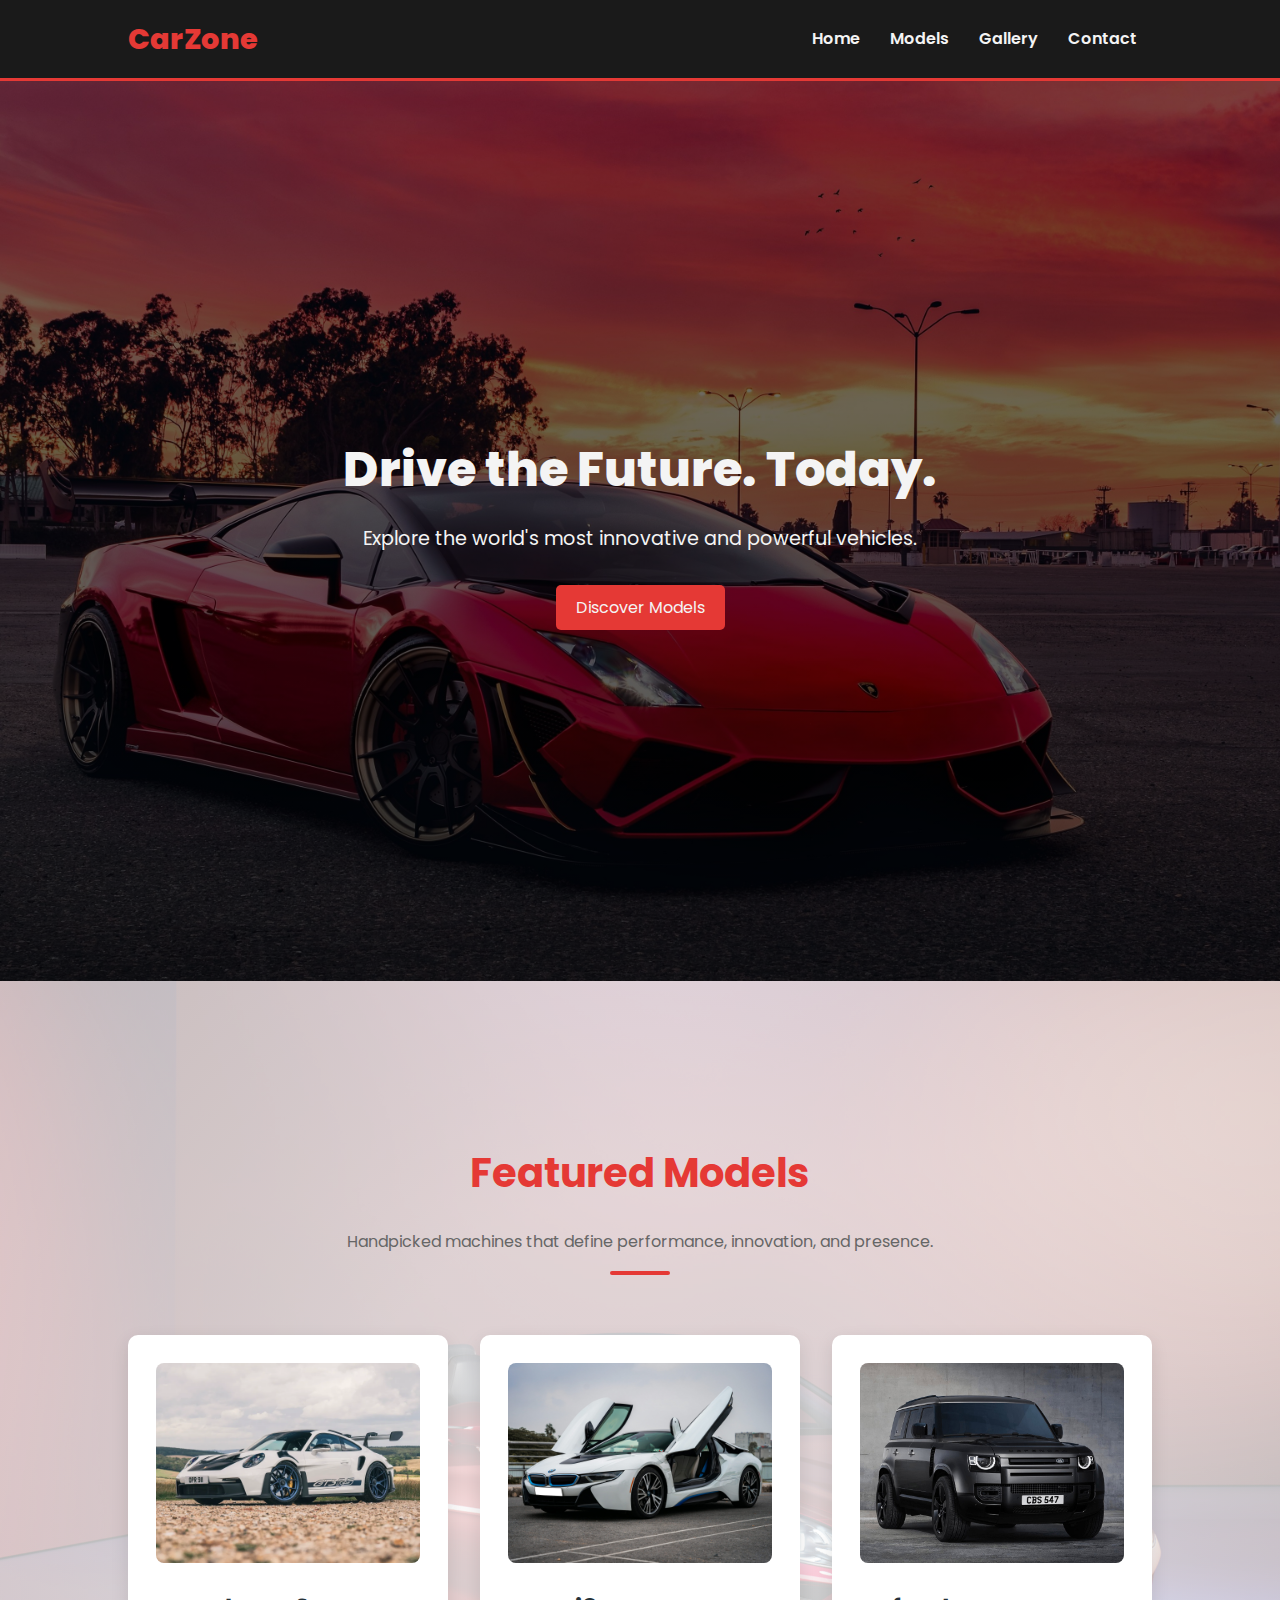
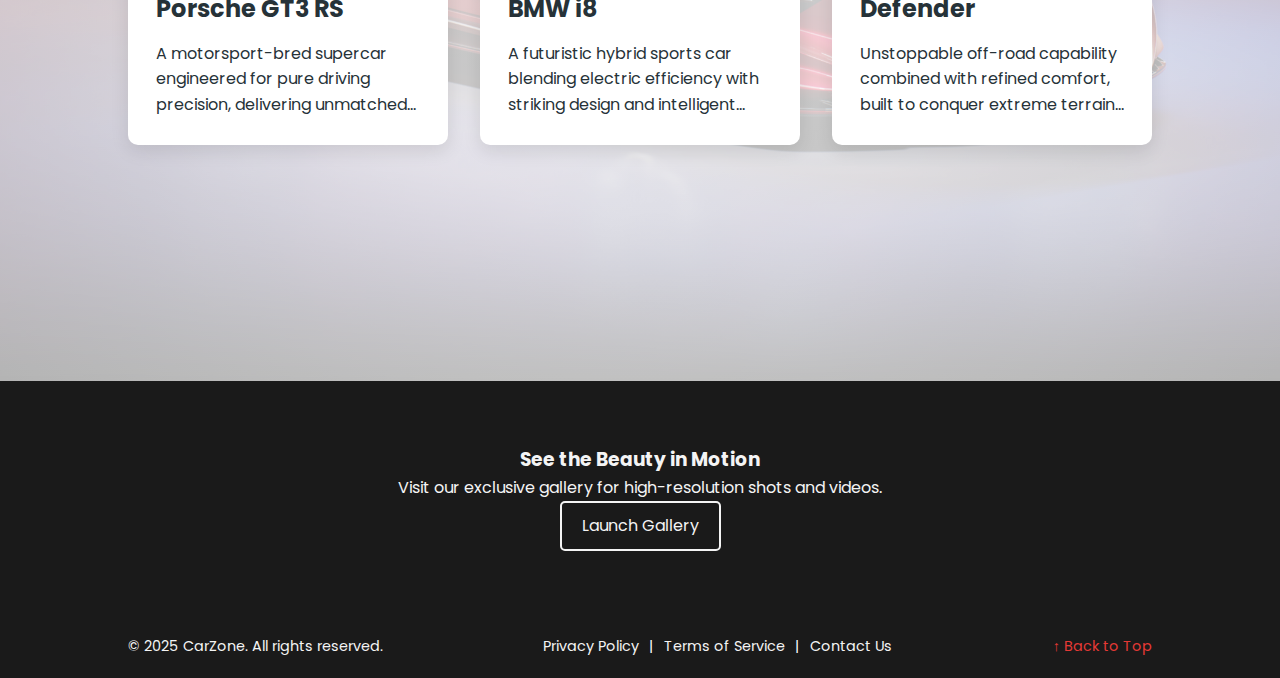
<file: index.html>
<!DOCTYPE html>
<html lang="en">
<head>
    <meta charset="UTF-8">
    <meta name="viewport" content="width=device-width, initial-scale=1.0">
    <title>The Ultimate Car Hub</title>

    <link rel="stylesheet" href="styles.css">
    <link href="https://fonts.googleapis.com/css2?family=Poppins:wght@300;600;800&display=swap" rel="stylesheet">
</head>
<body>

<header>
    <nav class="container">
        <h1 class="logo">CarZone</h1>
        <ul>
            <li><a href="#home">Home</a></li>
            <li><a href="#models">Models</a></li>
            <li><a href="gallery.html">Gallery</a></li>
            <li><a href="#contact">Contact</a></li>
        </ul>
    </nav>
</header>

<main>

    <!-- HERO -->
    <section id="home" class="hero">
        <div class="hero-content">
            <h2>Drive the Future. Today.</h2>
            <p>Explore the world's most innovative and powerful vehicles.</p>
            <a href="#models" class="btn">Discover Models</a>
        </div>
    </section>

    <!-- MODELS -->
    <section id="models" class="models">
        <div class="container">

            <h3>Featured Models</h3>

            <p class="models-intro">
                Handpicked machines that define performance, innovation, and presence.
            </p>

            <div class="models-divider"></div>

            <div class="model-cards">

                <!-- Porsche -->
                <div class="card model-card">
                    <img src="images/porsche gt3.jpg" alt="Porsche GT3 RS" class="model-image">

                    <h4>Porsche GT3 RS</h4>

                    <div class="card-content">
                        <p>
                            A motorsport-bred supercar engineered for pure driving precision,
                            delivering unmatched performance on road and track.
                        </p>

                        <ul class="model-features">
                            <li>Naturally aspirated high-revving engine</li>
                            <li>Track-focused aerodynamics package</li>
                            <li>Lightweight carbon-fiber components</li>
                            <li>Precision-tuned suspension system</li>
                            <li>Race-inspired interior layout</li>
                        </ul>
                    </div>
                </div>

                <!-- BMW -->
                <div class="card model-card">
                    <img src="images/bmwi8.jpg" alt="BMW i8" class="model-image">

                    <h4>BMW i8</h4>

                    <div class="card-content">
                        <p>
                            A futuristic hybrid sports car blending electric efficiency with
                            striking design and intelligent performance.
                        </p>

                        <ul class="model-features">
                            <li>Plug-in hybrid powertrain</li>
                            <li>Carbon-fiber reinforced body structure</li>
                            <li>Signature scissor-style doors</li>
                            <li>Advanced digital cockpit</li>
                            <li>Eco and sport drive modes</li>
                        </ul>
                    </div>
                </div>

                <!-- Defender -->
                <div class="card model-card">
                    <img src="images/defender.jpg" alt="Land Rover Defender" class="model-image">

                    <h4>Defender</h4>

                    <div class="card-content">
                        <p>
                            Unstoppable off-road capability combined with refined comfort,
                            built to conquer extreme terrain with confidence.
                        </p>

                        <ul class="model-features">
                            <li>Permanent AWD with Terrain Response 2</li>
                            <li>High-strength aluminum monocoque chassis</li>
                            <li>Adaptive air suspension system</li>
                            <li>Wade sensing for deep water crossings</li>
                            <li>Premium interior with modern infotainment</li>
                        </ul>
                    </div>
                </div>

            </div>
        </div>
    </section>

    <!-- GALLERY CTA -->
    <section id="gallery" class="cta">
        <div class="container">
            <h3>See the Beauty in Motion</h3>
            <p>Visit our exclusive gallery for high-resolution shots and videos.</p>
            <a href="gallery.html" class="btn secondary-btn">Launch Gallery</a>

        </div>
    </section>

</main>

<footer id="contact">
    <div class="container">
        <p>&copy; 2025 CarZone. All rights reserved.</p>
        <div class="footer-links">
            <a href="#">Privacy Policy</a> |
            <a href="#">Terms of Service</a> |
            <a href="mailto:info@carzone.com">Contact Us</a>
        </div>
        <a href="#" class="back-to-top">↑ Back to Top</a>

    </div>
</footer>

</body>
</html>
</file>
<file: styles.css>
/* =========================
   Global Styles
========================= */
:root {
    --primary-color: #e53935;
    --secondary-color: #263238;
    --light-color: #f4f4f4;
    --dark-color: #1a1a1a;
    --font-stack: 'Poppins', sans-serif;
}

html {
    scroll-behavior: smooth;
}

* {
    margin: 0;
    padding: 0;
    box-sizing: border-box;
}

body {
    font-family: var(--font-stack);
    line-height: 1.6;
    background-color: var(--light-color);
    color: var(--secondary-color);
}

.container {
    width: 80%;
    max-width: 1200px;
    margin-left: auto;
    margin-right: auto;
}

a {
    text-decoration: none;
    color: var(--primary-color);
}

/* =========================
   Header & Nav
========================= */
header {
    background: var(--dark-color);
    color: var(--light-color);
    padding: 1rem 0;
    border-bottom: 3px solid var(--primary-color);
}

header .container {
    display: flex;
    justify-content: space-between;
    align-items: center;
}

.logo {
    font-weight: 800;
    font-size: 1.8rem;
    color: var(--primary-color);
}

header ul {
    list-style: none;
    display: flex;
}

header ul li a {
    color: var(--light-color);
    padding: 0 15px;
    font-weight: 600;
    transition: color 0.3s;
}

header ul li a:hover {
    color: var(--primary-color);
}

/* =========================
   Buttons
========================= */
.btn {
    display: inline-block;
    background: var(--primary-color);
    color: var(--light-color);
    padding: 10px 20px;
    border-radius: 5px;
    transition: background-color 0.3s;
}

.btn:hover {
    background-color: #c62828;
}

.secondary-btn {
    background: transparent;
    border: 2px solid var(--light-color);
    color: var(--light-color);
}

.secondary-btn:hover {
    background: var(--light-color);
    color: var(--primary-color);
}

/* =========================
   Hero Section
========================= */
.hero {
    min-height: 100vh;
    background-image: linear-gradient(
        rgba(0, 0, 0, 0.5),
        rgba(0, 0, 0, 0.7)
    ), url('images/carsbg.jpg');
    background-size: cover;
    background-position: center;
    display: flex;
    justify-content: center;
    align-items: center;
    text-align: center;
    color: var(--light-color);
}

.hero h2 {
    font-size: 3rem;
    margin-bottom: 15px;
    font-weight: 800;
}

.hero p {
    font-size: 1.2rem;
    margin-bottom: 30px;
}

/* =========================
   Models Section
========================= */
.models {
    min-height: 100vh;
    padding: 6rem 0;
    background-image:
        linear-gradient(
            rgba(255, 255, 255, 0.75),
            rgba(255, 255, 255, 0.75)
        ),
        url("images/mgcyberster.jpg");
    background-size: cover;
    background-position: center;
    position: relative;
}

.models::before {
    content: "";
    position: absolute;
    inset: 0;
    background: radial-gradient(
        circle at center,
        rgba(255, 255, 255, 0.15) 35%,
        rgba(0, 0, 0, 0.06) 100%
    );
    pointer-events: none;
}

.models .container {
    position: relative;
    z-index: 1;
    padding: 4rem 0 5rem;   /* vertical spacing only */
    text-align: center;
}


.models h3 {
    font-size: 2.5rem;
    color: var(--primary-color);
    margin-bottom: 1.5rem;
}

.models-intro {
    max-width: 600px;
    margin: 0 auto 16px;
    font-size: 1rem;
    color: #666;
}

.models-divider {
    width: 60px;
    height: 4px;
    background: var(--primary-color);
    margin: 0 auto 60px;
    border-radius: 2px;
}

/* =========================
   Model Cards Grid
========================= */
.model-cards {
    display: grid;
    grid-template-columns: repeat(3, 1fr);
    gap: 32px;
    margin-top: 60px;
    transition: grid-template-columns 0.45s ease;
}

.model-cards:has(.card:nth-child(1):hover) {
    grid-template-columns: 1.4fr 0.8fr 0.8fr;
}

.model-cards:has(.card:nth-child(2):hover) {
    grid-template-columns: 0.8fr 1.4fr 0.8fr;
}

.model-cards:has(.card:nth-child(3):hover) {
    grid-template-columns: 0.8fr 0.8fr 1.4fr;
}

/* =========================
   Individual Card
========================= */
.card {
    background: #fff;
    padding: 28px;
    border-radius: 10px;
    text-align: left;
    box-shadow: 0 6px 18px rgba(0, 0, 0, 0.1);
    cursor: pointer;
    transition: transform 0.35s ease, box-shadow 0.35s ease, opacity 0.35s ease;
}

.card:hover {
    transform: translateY(-6px);
}

.model-cards:hover .card:not(:hover) {
    opacity: 0.65;
}

.card h4 {
    font-size: 1.5rem;
    margin-bottom: 12px;
}

/* =========================
   COLLAPSIBLE CONTENT (FIX)
========================= */
.card-content {
    display: -webkit-box;
    -webkit-box-orient: vertical;
    -webkit-line-clamp: 3; /* teaser lines */
    overflow: hidden;
    transition: all 0.35s ease;
}

.card:hover .card-content {
    -webkit-line-clamp: unset;
}

/* =========================
   Images
========================= */
.model-image {
    width: 100%;
    height: 200px;
    object-fit: cover;
    border-radius: 8px;
    margin-bottom: 20px;
    transition: transform 0.4s ease;
}

.card:hover img {
    transform: scale(1.06);
}

/* =========================
   Features List
========================= */
.model-features {
    margin-top: 12px;
    padding-left: 18px;
    font-size: 0.85rem;
    color: #555;
}

.model-features li {
    margin-bottom: 6px;
    list-style: disc;
}

/* =========================
   CTA Section
========================= */
.cta {
    background: var(--dark-color);
    color: var(--light-color);
    padding: 4rem 0;
    text-align: center;
}

.models::after {
    content: "";
    display: block;
    height: 60px;
}

/* =========================
   Footer
========================= */
footer {
    background: var(--dark-color);
    color: var(--light-color);
    padding: 20px 0;
    font-size: 0.9rem;
}

footer .container {
    display: flex;
    justify-content: space-between;
    align-items: center;
}

.footer-links a {
    color: var(--light-color);
    margin: 0 6px;
    transition: color 0.3s;
}

.footer-links a:hover {
    color: var(--primary-color);
}

/* =========================
   Responsive
========================= */
@media (max-width: 768px) {
    .container {
        width: 90%;
    }

    header .container,
    footer .container {
        flex-direction: column;
        text-align: center;
    }

    .model-cards {
        grid-template-columns: 1fr;
    }

    .model-cards:has(.card:hover) {
        grid-template-columns: 1fr;
    }

    .card-content {
        -webkit-line-clamp: unset;
    }
}
.gallery-page {
    padding: 6rem 0;
    background-image:
        linear-gradient(
            rgba(255, 255, 255, 0.75),
            rgba(255, 255, 255, 0.75)
        ),
        url("images/crossroad-car-safari-scene.jpg"); /* pick a wide car image */
    background-size: cover;
    background-position: center;
}


.gallery-page h2 {
    text-align: center;
    font-size: 2.4rem;
    color: var(--primary-color);
    margin-bottom: 50px;
}


/* Bigger, bolder grid */
.gallery-grid {
    display: grid;
    grid-template-columns: repeat(auto-fill, minmax(280px, 1fr));
    gap: 28px;
}

/* Bigger thumbnails */
.gallery-grid img {
    width: 100%;
    height: 200px;              /* THIS controls size */
    object-fit: cover;
    border-radius: 14px;
    cursor: pointer;
    transition: transform 0.35s ease, box-shadow 0.35s ease;
    box-shadow: 0 10px 28px rgba(0, 0, 0, 0.18);
}

/* Hover polish */
.gallery-grid img:hover {
    transform: scale(1.06);
    box-shadow: 0 16px 40px rgba(0, 0, 0, 0.3);
}
.gallery-page .container {
    background: rgba(255, 255, 255, 0.92);
    border-radius: 18px;
    padding: 4rem 3rem 4.5rem;
    box-shadow: 0 30px 80px rgba(0, 0, 0, 0.18);
    backdrop-filter: blur(6px);
    width: 80%;
    max-width: 1100px;          /* slightly smaller */
    padding: 3rem 3rem 3.5rem;
}
/* ===== Gallery Lightbox ===== */

/* ===== Gallery Lightbox ===== */

.gallery-lightbox {
    position: fixed;
    inset: 0;
    background: rgba(0, 0, 0, 0.75);
    display: flex;
    align-items: center;
    justify-content: center;
    opacity: 0;
    pointer-events: none;
    transition: opacity 0.35s ease;
    z-index: 9999;
}

.gallery-lightbox.active {
    opacity: 1;
    pointer-events: auto;
}

.gallery-lightbox img {
    max-width: 90vw;
    max-height: 85vh;
    border-radius: 16px;
    box-shadow: 0 30px 80px rgba(0,0,0,0.35);
}



/* Hide grid when active */
.gallery-lightbox.active ~ .gallery-grid,
.gallery-lightbox.active + .gallery-grid {
    opacity: 0;
    pointer-events: none;
}
</file>
